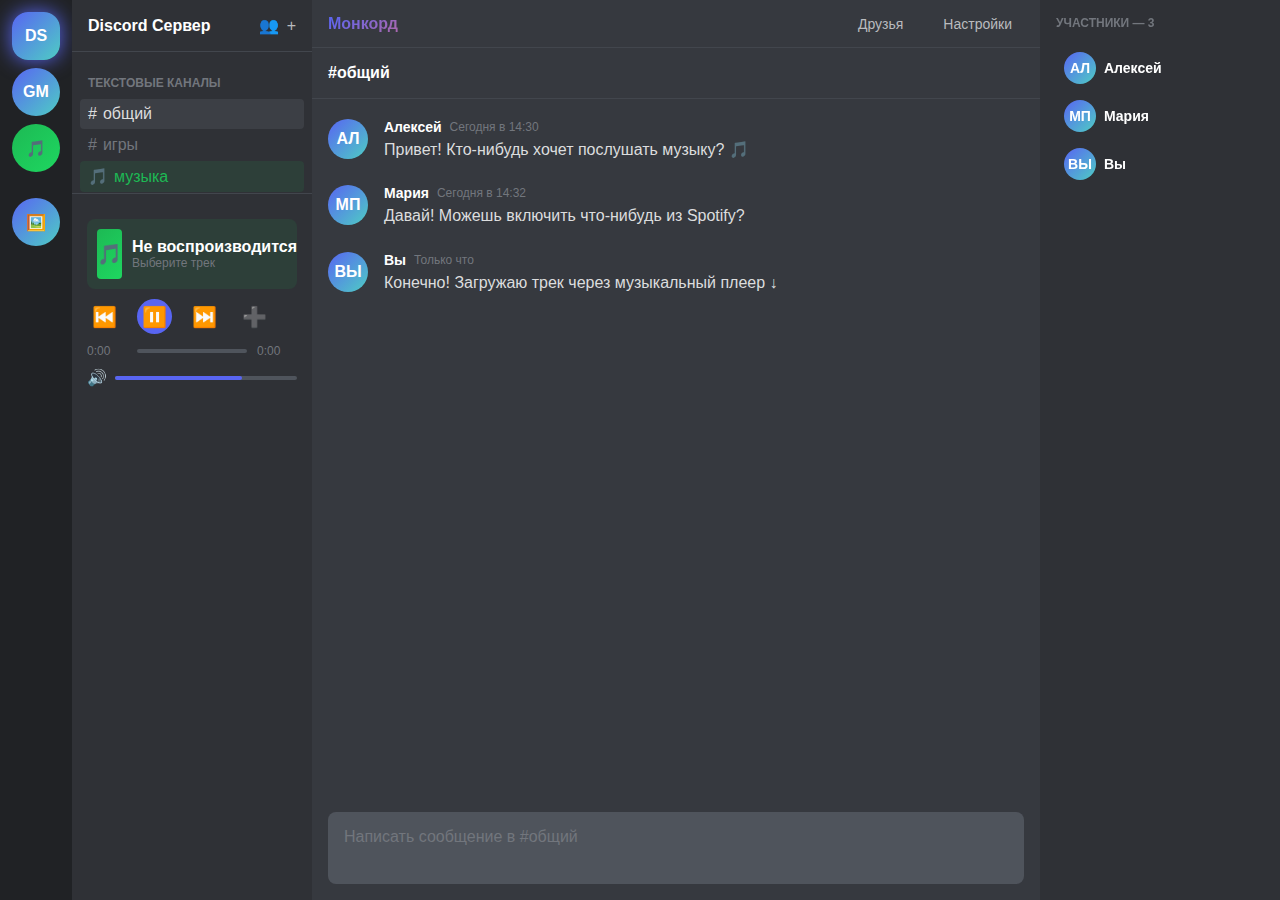
<file: index.html>
<!DOCTYPE html>
<html lang="ru">
<head>
    <meta charset="UTF-8">
    <meta name="viewport" content="width=device-width, initial-scale=1.0">
    <title>Монкорд</title>
    <style>
        :root {
            /* Стандартная тема Discord */
            --primary-color: #5865f2;
            --primary-hover: #4752c4;
            --success-color: #3ba55c;
            --danger-color: #ed4245;
            --warning-color: #faa81a;
            
            --background-primary: #36393f;
            --background-secondary: #2f3136;
            --background-tertiary: #202225;
            --background-accent: #4f545c;
            
            --text-normal: #dcddde;
            --text-muted: #72767d;
            --text-positive: #3ba55c;
            --text-warning: #faa81a;
            --text-danger: #ed4245;
            --header-primary: #ffffff;
            --header-secondary: #b9bbbe;
            
            --interactive-normal: #b9bbbe;
            --interactive-hover: #dcddde;
            --interactive-active: #ffffff;
            --interactive-muted: #4f545c;
            
            --border-color: #42464d;
            
            /* Nitro темы */
            --header-gradient: linear-gradient(135deg, var(--primary-color), #ff6b6b);
            --server-gradient: linear-gradient(135deg, var(--primary-color), #4ecdc4);
            --message-gradient: linear-gradient(135deg, rgba(88, 101, 242, 0.1), transparent);
            --background-image: none;
            --background-blur: 0px;
            --background-brightness: 100%;
            --background-size: cover;
        }

        /* Cosmic тема */
        [data-theme="cosmic"] {
            --primary-color: #9b59b6;
            --primary-hover: #8e44ad;
            --background-primary: #1a1a2e;
            --background-secondary: #16213e;
            --background-tertiary: #0f3460;
            --text-normal: #e0e0e0;
            --text-muted: #8b9dc3;
            
            --header-gradient: linear-gradient(135deg, #9b59b6, #e74c3c);
            --server-gradient: linear-gradient(135deg, #9b59b6, #3498db);
            --message-gradient: linear-gradient(135deg, rgba(155, 89, 182, 0.15), transparent);
            --background-image: url('data:image/svg+xml,<svg xmlns="http://www.w3.org/2000/svg" width="100" height="100" viewBox="0 0 100 100"><circle cx="20" cy="20" r="2" fill="rgba(155,89,182,0.3)"/><circle cx="60" cy="40" r="1.5" fill="rgba(52,152,219,0.3)"/><circle cx="80" cy="70" r="1" fill="rgba(231,76,60,0.3)"/><circle cx="40" cy="80" r="1.2" fill="rgba(46,204,113,0.3)"/></svg>');
            --background-blur: 2px;
            --background-brightness: 110%;
        }

        * {
            margin: 0;
            padding: 0;
            box-sizing: border-box;
            font-family: 'Whitney', 'Helvetica Neue', Helvetica, Arial, sans-serif;
        }

        body {
            background-color: var(--background-primary);
            color: var(--text-normal);
            height: 100vh;
            display: flex;
            overflow: hidden;
            position: relative;
            transition: all 0.5s ease;
        }

        body::before {
            content: '';
            position: fixed;
            top: 0;
            left: 0;
            right: 0;
            bottom: 0;
            background-image: var(--background-image);
            background-size: var(--background-size);
            background-position: center;
            opacity: 0.4;
            pointer-events: none;
            z-index: -1;
            filter: blur(var(--background-blur)) brightness(var(--background-brightness));
            transition: all 0.5s ease;
        }

        /* Стили для боковой панели серверов */
        .servers-sidebar {
            width: 72px;
            background-color: var(--background-tertiary);
            display: flex;
            flex-direction: column;
            align-items: center;
            padding-top: 12px;
            overflow-y: auto;
        }

        .server-icon {
            width: 48px;
            height: 48px;
            border-radius: 50%;
            background: var(--server-gradient);
            margin-bottom: 8px;
            display: flex;
            align-items: center;
            justify-content: center;
            cursor: pointer;
            transition: all 0.3s ease;
            color: white;
            font-weight: bold;
            position: relative;
            overflow: hidden;
        }

        .server-icon:hover {
            border-radius: 16px;
            transform: scale(1.1);
        }

        .server-icon.active {
            border-radius: 16px;
            box-shadow: 0 0 20px var(--primary-color);
        }

        .music-icon {
            background: linear-gradient(135deg, #1DB954, #1ed760) !important;
        }

        .divider {
            width: 32px;
            height: 2px;
            background-color: var(--background-tertiary);
            margin: 8px 0;
        }

        /* Стили для боковой панели каналов */
        .channels-sidebar {
            width: 240px;
            background-color: var(--background-secondary);
            display: flex;
            flex-direction: column;
        }

        .server-header {
            padding: 16px;
            border-bottom: 1px solid var(--border-color);
            font-weight: bold;
            font-size: 16px;
            display: flex;
            align-items: center;
            justify-content: space-between;
            color: var(--header-primary);
        }

        .server-actions {
            display: flex;
            gap: 8px;
        }

        .server-action {
            background: none;
            border: none;
            color: var(--interactive-normal);
            cursor: pointer;
            font-size: 16px;
            transition: color 0.2s ease;
        }

        .server-action:hover {
            color: var(--interactive-hover);
        }

        .channels-category {
            margin-top: 16px;
            padding: 0 8px;
        }

        .category-header {
            display: flex;
            align-items: center;
            padding: 8px;
            color: var(--text-muted);
            font-size: 12px;
            font-weight: 600;
            text-transform: uppercase;
        }

        .channel {
            display: flex;
            align-items: center;
            padding: 6px 8px;
            margin: 1px 0;
            border-radius: 4px;
            cursor: pointer;
            color: var(--text-muted);
            transition: all 0.2s ease;
        }

        .channel:hover {
            background-color: rgba(79, 84, 92, 0.32);
            color: var(--text-normal);
        }

        .channel.active {
            background-color: rgba(79, 84, 92, 0.4);
            color: var(--text-normal);
        }

        .channel-icon {
            margin-right: 6px;
        }

        /* Музыкальный плеер */
        .music-player {
            background: var(--background-secondary);
            border-top: 1px solid var(--border-color);
            padding: 15px;
            position: relative;
            z-index: 2;
        }

        .player-controls {
            display: flex;
            align-items: center;
            gap: 15px;
            margin-bottom: 10px;
        }

        .control-btn {
            background: none;
            border: none;
            color: var(--interactive-normal);
            cursor: pointer;
            font-size: 20px;
            padding: 5px;
            border-radius: 50%;
            transition: all 0.2s ease;
        }

        .control-btn:hover {
            color: var(--primary-color);
            background: rgba(88, 101, 242, 0.1);
        }

        .control-btn.play-pause {
            background: var(--primary-color);
            color: white;
            width: 35px;
            height: 35px;
        }

        .control-btn.play-pause:hover {
            background: var(--primary-hover);
        }

        .track-info {
            flex: 1;
            min-width: 0;
        }

        .track-title {
            font-weight: 600;
            color: var(--header-primary);
            white-space: nowrap;
            overflow: hidden;
            text-overflow: ellipsis;
        }

        .track-artist {
            font-size: 12px;
            color: var(--text-muted);
            white-space: nowrap;
            overflow: hidden;
            text-overflow: ellipsis;
        }

        .progress-container {
            display: flex;
            align-items: center;
            gap: 10px;
        }

        .progress-time {
            font-size: 12px;
            color: var(--text-muted);
            min-width: 40px;
        }

        .progress-bar {
            flex: 1;
            height: 4px;
            background: var(--background-accent);
            border-radius: 2px;
            cursor: pointer;
            position: relative;
            overflow: hidden;
        }

        .progress {
            position: absolute;
            top: 0;
            left: 0;
            height: 100%;
            background: var(--primary-color);
            border-radius: 2px;
            transition: width 0.1s ease;
        }

        .volume-control {
            display: flex;
            align-items: center;
            gap: 8px;
            margin-top: 10px;
        }

        .volume-icon {
            color: var(--text-muted);
            font-size: 16px;
        }

        .volume-bar {
            flex: 1;
            height: 4px;
            background: var(--background-accent);
            border-radius: 2px;
            cursor: pointer;
            position: relative;
        }

        .volume-level {
            position: absolute;
            top: 0;
            left: 0;
            height: 100%;
            background: var(--primary-color);
            border-radius: 2px;
            width: 70%;
        }

        /* Стили для основной области */
        .messages-area {
            flex: 1;
            display: flex;
            flex-direction: column;
            background-color: var(--background-primary);
            position: relative;
        }

        .messages-area::before {
            content: '';
            position: absolute;
            top: 0;
            left: 0;
            right: 0;
            bottom: 0;
            background: var(--background-image);
            background-size: var(--background-size);
            background-position: center;
            opacity: 0.2;
            pointer-events: none;
            z-index: 0;
        }

        .channel-header {
            padding: 16px;
            border-bottom: 1px solid var(--border-color);
            display: flex;
            align-items: center;
            position: relative;
            z-index: 1;
            background: var(--background-primary);
        }

        .channel-name {
            font-weight: bold;
            font-size: 16px;
            color: var(--header-primary);
        }

        .messages-container {
            flex: 1;
            padding: 16px;
            overflow-y: auto;
            display: flex;
            flex-direction: column;
            position: relative;
            z-index: 1;
        }

        .message {
            margin-bottom: 16px;
            display: flex;
            padding: 4px 0;
            position: relative;
        }

        .message::before {
            content: '';
            position: absolute;
            top: 0;
            left: -16px;
            right: -16px;
            bottom: 0;
            background: var(--message-gradient);
            opacity: 0;
            transition: opacity 0.2s ease;
            border-radius: 4px;
        }

        .message:hover::before {
            opacity: 1;
        }

        .avatar {
            width: 40px;
            height: 40px;
            border-radius: 50%;
            background: var(--server-gradient);
            margin-right: 16px;
            display: flex;
            align-items: center;
            justify-content: center;
            font-weight: bold;
            color: white;
            position: relative;
            z-index: 2;
        }

        .message-content {
            flex: 1;
            position: relative;
            z-index: 2;
        }

        .message-header {
            display: flex;
            align-items: center;
            margin-bottom: 4px;
        }

        .username {
            font-weight: 600;
            margin-right: 8px;
            color: var(--header-primary);
        }

        .timestamp {
            color: var(--text-muted);
            font-size: 12px;
        }

        .message-text {
            line-height: 1.4;
        }

        /* Стили для области ввода сообщения */
        .message-input-container {
            padding: 16px;
            background-color: var(--background-accent);
            margin: 0 16px 16px;
            border-radius: 8px;
            position: relative;
            z-index: 1;
        }

        .message-input {
            width: 100%;
            background-color: transparent;
            border: none;
            color: var(--text-normal);
            font-size: 16px;
            outline: none;
            resize: none;
            max-height: 200px;
        }

        .message-input::placeholder {
            color: var(--text-muted);
        }

        /* Стили для списка пользователей */
        .users-sidebar {
            width: 240px;
            background-color: var(--background-secondary);
            padding: 16px;
            overflow-y: auto;
            position: relative;
        }

        .users-sidebar::before {
            content: '';
            position: absolute;
            top: 0;
            left: 0;
            right: 0;
            bottom: 0;
            background: var(--background-image);
            background-size: var(--background-size);
            background-position: center;
            opacity: 0.1;
            pointer-events: none;
        }

        .users-header {
            color: var(--text-muted);
            font-size: 12px;
            font-weight: 600;
            text-transform: uppercase;
            margin-bottom: 16px;
            position: relative;
            z-index: 1;
        }

        .user {
            display: flex;
            align-items: center;
            padding: 6px 8px;
            margin-bottom: 4px;
            border-radius: 4px;
            position: relative;
            z-index: 1;
            transition: background-color 0.2s ease;
        }

        .user:hover {
            background-color: rgba(79, 84, 92, 0.32);
        }

        .user-avatar {
            width: 32px;
            height: 32px;
            border-radius: 50%;
            background: var(--server-gradient);
            margin-right: 8px;
            display: flex;
            align-items: center;
            justify-content: center;
            font-weight: bold;
            color: white;
            font-size: 14px;
        }

        .username {
            font-size: 14px;
        }

        /* Стили для настроек */
        .settings-panel {
            width: 240px;
            background-color: var(--background-secondary);
            padding: 16px;
            overflow-y: auto;
            display: none;
            position: relative;
        }

        .settings-panel::before {
            content: '';
            position: absolute;
            top: 0;
            left: 0;
            right: 0;
            bottom: 0;
            background: var(--background-image);
            background-size: var(--background-size);
            background-position: center;
            opacity: 0.1;
            pointer-events: none;
        }

        .settings-section {
            margin-bottom: 24px;
            position: relative;
            z-index: 1;
        }

        .settings-title {
            font-size: 16px;
            font-weight: 600;
            margin-bottom: 12px;
            color: var(--header-primary);
        }

        /* Стили для верхней панели навигации */
        .top-nav {
            display: flex;
            align-items: center;
            padding: 0 16px;
            height: 48px;
            background-color: var(--background-primary);
            border-bottom: 1px solid var(--border-color);
            justify-content: space-between;
            position: relative;
            z-index: 1;
        }

        .nav-title {
            font-weight: bold;
            font-size: 16px;
            color: var(--header-primary);
            background: var(--header-gradient);
            -webkit-background-clip: text;
            -webkit-text-fill-color: transparent;
            background-size: 200% 200%;
            animation: gradientShift 3s ease infinite;
        }

        @keyframes gradientShift {
            0% { background-position: 0% 50%; }
            50% { background-position: 100% 50%; }
            100% { background-position: 0% 50%; }
        }

        .nav-buttons {
            display: flex;
            gap: 16px;
        }

        .nav-btn {
            background: none;
            border: none;
            color: var(--interactive-normal);
            cursor: pointer;
            font-size: 14px;
            padding: 8px 12px;
            border-radius: 4px;
            transition: all 0.2s ease;
        }

        .nav-btn:hover {
            background-color: rgba(79, 84, 92, 0.32);
            color: var(--interactive-hover);
        }

        .nav-btn.active {
            background-color: var(--primary-color);
            color: white;
        }

        /* Модальные окна */
        .modal-overlay {
            position: fixed;
            top: 0;
            left: 0;
            right: 0;
            bottom: 0;
            background-color: rgba(0, 0, 0, 0.8);
            display: flex;
            align-items: center;
            justify-content: center;
            z-index: 1000;
        }

        .modal {
            background-color: var(--background-primary);
            border-radius: 8px;
            padding: 24px;
            width: 500px;
            max-width: 90%;
            border: 1px solid var(--border-color);
        }

        .modal-title {
            font-size: 20px;
            font-weight: 600;
            margin-bottom: 16px;
            text-align: center;
            color: var(--header-primary);
        }

        .file-upload-area {
            border: 2px dashed var(--border-color);
            border-radius: 8px;
            padding: 40px 20px;
            text-align: center;
            margin: 20px 0;
            cursor: pointer;
            transition: all 0.3s ease;
        }

        .file-upload-area:hover {
            border-color: var(--primary-color);
            background: rgba(88, 101, 242, 0.05);
        }

        .file-upload-area.dragover {
            border-color: var(--primary-color);
            background: rgba(88, 101, 242, 0.1);
        }

        .upload-icon {
            font-size: 48px;
            margin-bottom: 16px;
            color: var(--text-muted);
        }

        .music-source-tabs {
            display: flex;
            margin-bottom: 20px;
            border-bottom: 1px solid var(--border-color);
        }

        .source-tab {
            padding: 10px 20px;
            cursor: pointer;
            border-bottom: 2px solid transparent;
            transition: all 0.3s ease;
        }

        .source-tab.active {
            border-bottom-color: var(--primary-color);
            color: var(--primary-color);
        }

        .source-content {
            display: none;
        }

        .source-content.active {
            display: block;
        }

        .url-input {
            width: 100%;
            padding: 12px;
            border: 1px solid var(--border-color);
            border-radius: 4px;
            background: var(--background-secondary);
            color: var(--text-normal);
            margin-bottom: 15px;
        }

        .btn {
            background: var(--primary-color);
            color: white;
            border: none;
            padding: 12px 24px;
            border-radius: 4px;
            cursor: pointer;
            font-weight: 600;
            transition: background-color 0.2s ease;
        }

        .btn:hover {
            background: var(--primary-hover);
        }

        .btn-secondary {
            background: var(--background-accent);
            color: var(--text-normal);
        }

        .btn-secondary:hover {
            background: var(--text-muted);
        }

        .hidden {
            display: none !important;
        }

        /* Стили для музыкального сервера */
        .music-server {
            background: linear-gradient(135deg, #1DB954, #1ed760) !important;
        }

        .music-channel {
            background: rgba(29, 185, 84, 0.1) !important;
            color: #1DB954 !important;
        }

        .music-channel.active {
            background: rgba(29, 185, 84, 0.2) !important;
        }

        .now-playing {
            display: flex;
            align-items: center;
            gap: 10px;
            padding: 10px;
            background: rgba(29, 185, 84, 0.1);
            border-radius: 8px;
            margin: 10px 0;
        }

        .now-playing-cover {
            width: 50px;
            height: 50px;
            border-radius: 4px;
            background: linear-gradient(135deg, #1DB954, #1ed760);
            display: flex;
            align-items: center;
            justify-content: center;
            color: white;
            font-size: 20px;
        }

        .now-playing-info {
            flex: 1;
        }
    </style>
</head>
<body data-theme="default">
    <!-- Модальное окно загрузки обоев -->
    <div class="modal-overlay hidden" id="wallpaper-modal">
        <div class="modal">
            <div class="modal-title">🖼️ Загрузка обоев</div>
            <div class="file-upload-area" id="wallpaper-upload">
                <div class="upload-icon">📁</div>
                <div>Перетащите сюда файл обоев или кликните для выбора</div>
                <div style="font-size: 12px; color: var(--text-muted); margin-top: 8px;">
                    Поддерживаются: JPG, PNG, GIF, SVG
                </div>
            </div>
            <input type="file" id="wallpaper-file" accept="image/*" style="display: none;">
            <div style="text-align: center; margin-top: 20px;">
                <button class="btn" onclick="document.getElementById('wallpaper-modal').classList.add('hidden')">
                    Закрыть
                </button>
            </div>
        </div>
    </div>

    <!-- Модальное окно музыкального плеера -->
    <div class="modal-overlay hidden" id="music-modal">
        <div class="modal">
            <div class="modal-title">🎵 Добавить музыку</div>
            
            <div class="music-source-tabs">
                <div class="source-tab active" onclick="showMusicSource('file')">Файл</div>
                <div class="source-tab" onclick="showMusicSource('youtube')">YouTube</div>
                <div class="source-tab" onclick="showMusicSource('spotify')">Spotify</div>
                <div class="source-tab" onclick="showMusicSource('yandex')">Яндекс</div>
            </div>

            <div class="source-content active" id="file-source">
                <div class="file-upload-area" id="music-upload">
                    <div class="upload-icon">🎵</div>
                    <div>Перетащите сюда аудиофайл или кликните для выбора</div>
                    <div style="font-size: 12px; color: var(--text-muted); margin-top: 8px;">
                        Поддерживаются: MP3, WAV, OGG
                    </div>
                </div>
                <input type="file" id="music-file" accept="audio/*" style="display: none;">
            </div>

            <div class="source-content" id="youtube-source">
                <input type="text" class="url-input" id="youtube-url" placeholder="https://www.youtube.com/watch?v=...">
                <div style="text-align: center;">
                    <button class="btn" onclick="loadYouTubeMusic()">Загрузить</button>
                </div>
            </div>

            <div class="source-content" id="spotify-source">
                <input type="text" class="url-input" id="spotify-url" placeholder="https://open.spotify.com/track/...">
                <div style="text-align: center;">
                    <button class="btn" onclick="loadSpotifyMusic()">Загрузить</button>
                </div>
            </div>

            <div class="source-content" id="yandex-source">
                <input type="text" class="url-input" id="yandex-url" placeholder="https://music.yandex.ru/album/.../track/...">
                <div style="text-align: center;">
                    <button class="btn" onclick="loadYandexMusic()">Загрузить</button>
                </div>
            </div>

            <div style="display: flex; gap: 10px; justify-content: center; margin-top: 20px;">
                <button class="btn" onclick="document.getElementById('music-modal').classList.add('hidden')">
                    Закрыть
                </button>
            </div>
        </div>
    </div>

    <!-- Основной интерфейс Монкорда -->
    <div class="servers-sidebar" id="servers-sidebar">
        <div class="server-icon active">DS</div>
        <div class="server-icon">GM</div>
        <div class="server-icon music-icon">🎵</div>
        <div class="divider"></div>
        <div class="server-icon" onclick="document.getElementById('wallpaper-modal').classList.remove('hidden')">🖼️</div>
    </div>

    <div class="channels-sidebar" id="channels-sidebar">
        <div class="server-header">
            <span id="server-name">Discord Сервер</span>
            <div class="server-actions">
                <button class="server-action">👥</button>
                <button class="server-action">+</button>
            </div>
        </div>
        
        <div class="channels-category">
            <div class="category-header">
                <span>ТЕКСТОВЫЕ КАНАЛЫ</span>
            </div>
            <div class="channel active">
                <span class="channel-icon">#</span>
                <span>общий</span>
            </div>
            <div class="channel">
                <span class="channel-icon">#</span>
                <span>игры</span>
            </div>
            <div class="channel music-channel">
                <span class="channel-icon">🎵</span>
                <span>музыка</span>
            </div>
        </div>
        
        <!-- Музыкальный плеер -->
        <div class="music-player">
            <div class="now-playing">
                <div class="now-playing-cover">🎵</div>
                <div class="now-playing-info">
                    <div class="track-title" id="current-track">Не воспроизводится</div>
                    <div class="track-artist" id="current-artist">Выберите трек</div>
                </div>
            </div>
            
            <div class="player-controls">
                <button class="control-btn" onclick="previousTrack()">⏮️</button>
                <button class="control-btn play-pause" onclick="togglePlay()" id="play-btn">▶️</button>
                <button class="control-btn" onclick="nextTrack()">⏭️</button>
                <button class="control-btn" onclick="document.getElementById('music-modal').classList.remove('hidden')">➕</button>
            </div>
            
            <div class="progress-container">
                <span class="progress-time" id="current-time">0:00</span>
                <div class="progress-bar" onclick="seek(event)">
                    <div class="progress" id="progress"></div>
                </div>
                <span class="progress-time" id="duration">0:00</span>
            </div>
            
            <div class="volume-control">
                <span class="volume-icon">🔊</span>
                <div class="volume-bar" onclick="setVolume(event)">
                    <div class="volume-level" id="volume-level"></div>
                </div>
            </div>
        </div>
    </div>

    <div class="main-area" style="flex: 1; display: flex; flex-direction: column;">
        <div class="top-nav">
            <div class="nav-title">Монкорд</div>
            <div class="nav-buttons">
                <button class="nav-btn" onclick="togglePanel('friends')">Друзья</button>
                <button class="nav-btn" onclick="togglePanel('settings')">Настройки</button>
            </div>
        </div>

        <div class="messages-area">
            <div class="channel-header">
                <span class="channel-name" id="channel-name">#общий</span>
            </div>
            
            <div class="messages-container">
                <div class="message">
                    <div class="avatar">АЛ</div>
                    <div class="message-content">
                        <div class="message-header">
                            <span class="username">Алексей</span>
                            <span class="timestamp">Сегодня в 14:30</span>
                        </div>
                        <div class="message-text">Привет! Кто-нибудь хочет послушать музыку? 🎵</div>
                    </div>
                </div>
                <div class="message">
                    <div class="avatar">МП</div>
                    <div class="message-content">
                        <div class="message-header">
                            <span class="username">Мария</span>
                            <span class="timestamp">Сегодня в 14:32</span>
                        </div>
                        <div class="message-text">Давай! Можешь включить что-нибудь из Spotify?</div>
                    </div>
                </div>
                <div class="message">
                    <div class="avatar">ВЫ</div>
                    <div class="message-content">
                        <div class="message-header">
                            <span class="username">Вы</span>
                            <span class="timestamp">Только что</span>
                        </div>
                        <div class="message-text">Конечно! Загружаю трек через музыкальный плеер ↓</div>
                    </div>
                </div>
            </div>
            
            <div class="message-input-container">
                <textarea class="message-input" placeholder="Написать сообщение в #общий"></textarea>
            </div>
        </div>
    </div>

    <div class="users-sidebar" id="users-sidebar">
        <div class="users-header">УЧАСТНИКИ — 3</div>
        <div class="user">
            <div class="user-avatar">АЛ</div>
            <span class="username">Алексей</span>
        </div>
        <div class="user">
            <div class="user-avatar">МП</div>
            <span class="username">Мария</span>
        </div>
        <div class="user">
            <div class="user-avatar">ВЫ</div>
            <span class="username">Вы</span>
        </div>
    </div>

    <div class="settings-panel" id="settings-panel">
        <div class="settings-section">
            <div class="settings-title">Обои</div>
            <button class="btn" style="width: 100%;" onclick="document.getElementById('wallpaper-modal').classList.remove('hidden')">
                Загрузить обои
            </button>
        </div>
        <div class="settings-section">
            <div class="settings-title">Музыка</div>
            <button class="btn" style="width: 100%;" onclick="document.getElementById('music-modal').classList.remove('hidden')">
                Добавить музыку
            </button>
        </div>
    </div>

    <!-- Аудио элемент -->
    <audio id="audio-player" style="display: none;"></audio>

    <script>
        // Музыкальный плеер
        const audioPlayer = document.getElementById('audio-player');
        const playBtn = document.getElementById('play-btn');
        const progress = document.getElementById('progress');
        const currentTimeEl = document.getElementById('current-time');
        const durationEl = document.getElementById('duration');
        const volumeLevel = document.getElementById('volume-level');
        const currentTrack = document.getElementById('current-track');
        const currentArtist = document.getElementById('current-artist');

        let isPlaying = false;
        let currentTrackIndex = 0;
        let playlist = [];

        // Загрузка обоев
        document.getElementById('wallpaper-upload').addEventListener('click', () => {
            document.getElementById('wallpaper-file').click();
        });

        document.getElementById('wallpaper-file').addEventListener('change', function(e) {
            const file = e.target.files[0];
            if (file) {
                const reader = new FileReader();
                reader.onload = function(e) {
                    document.documentElement.style.setProperty('--background-image', `url("${e.target.result}")`);
                    document.documentElement.style.setProperty('--background-size', 'cover');
                    localStorage.setItem('custom-wallpaper', e.target.result);
                };
                reader.readAsDataURL(file);
            }
        });

        // Загрузка музыки
        document.getElementById('music-upload').addEventListener('click', () => {
            document.getElementById('music-file').click();
        });

        document.getElementById('music-file').addEventListener('change', function(e) {
            const file = e.target.files[0];
            if (file) {
                const url = URL.createObjectURL(file);
                addToPlaylist(file.name, 'Локальный файл', url);
                document.getElementById('music-modal').classList.add('hidden');
            }
        });

        function showMusicSource(source) {
            document.querySelectorAll('.source-tab').forEach(tab => tab.classList.remove('active'));
            document.querySelectorAll('.source-content').forEach(content => content.classList.remove('active'));
            
            document.querySelector(`.source-tab[onclick="showMusicSource('${source}')"]`).classList.add('active');
            document.getElementById(`${source}-source`).classList.add('active');
        }

        function loadYouTubeMusic() {
            const url = document.getElementById('youtube-url').value;
            if (url) {
                // В реальном приложении здесь будет интеграция с YouTube API
                addToPlaylist('YouTube трек', 'YouTube', url);
                document.getElementById('music-modal').classList.add('hidden');
                alert('YouTube интеграция в разработке. В реальном приложении здесь будет загрузка трека.');
            }
        }

        function loadSpotifyMusic() {
            const url = document.getElementById('spotify-url').value;
            if (url) {
                addToPlaylist('Spotify трек', 'Spotify', url);
                document.getElementById('music-modal').classList.add('hidden');
                alert('Spotify интеграция в разработке. В реальном приложении здесь будет загрузка трека.');
            }
        }

        function loadYandexMusic() {
            const url = document.getElementById('yandex-url').value;
            if (url) {
                addToPlaylist('Яндекс Музыка', 'Яндекс', url);
                document.getElementById('music-modal').classList.add('hidden');
                alert('Яндекс.Музыка интеграция в разработке. В реальном приложении здесь будет загрузка трека.');
            }
        }

        function addToPlaylist(title, artist, url) {
            playlist.push({ title, artist, url });
            if (playlist.length === 1) {
                playTrack(0);
            }
        }

        function playTrack(index) {
            if (playlist[index]) {
                currentTrackIndex = index;
                const track = playlist[index];
                audioPlayer.src = track.url;
                currentTrack.textContent = track.title;
                currentArtist.textContent = track.artist;
                playTrack();
            }
        }

        function togglePlay() {
            if (isPlaying) {
                pauseTrack();
            } else {
                playTrack();
            }
        }

        function playTrack() {
            audioPlayer.play();
            isPlaying = true;
            playBtn.textContent = '⏸️';
        }

        function pauseTrack() {
            audioPlayer.pause();
            isPlaying = false;
            playBtn.textContent = '▶️';
        }

        function previousTrack() {
            currentTrackIndex = (currentTrackIndex - 1 + playlist.length) % playlist.length;
            playTrack(currentTrackIndex);
        }

        function nextTrack() {
            currentTrackIndex = (currentTrackIndex + 1) % playlist.length;
            playTrack(currentTrackIndex);
        }

        function seek(event) {
            const progressBar = event.currentTarget;
            const clickPosition = event.offsetX;
            const progressBarWidth = progressBar.clientWidth;
            const percentage = clickPosition / progressBarWidth;
            audioPlayer.currentTime = percentage * audioPlayer.duration;
        }

        function setVolume(event) {
            const volumeBar = event.currentTarget;
            const clickPosition = event.offsetX;
            const volumeBarWidth = volumeBar.clientWidth;
            const volume = clickPosition / volumeBarWidth;
            audioPlayer.volume = volume;
            volumeLevel.style.width = `${volume * 100}%`;
        }

        // Обновление прогресса
        audioPlayer.addEventListener('timeupdate', () => {
            const currentTime = audioPlayer.currentTime;
            const duration = audioPlayer.duration;
            
            if (duration) {
                const progressPercent = (currentTime / duration) * 100;
                progress.style.width = `${progressPercent}%`;
                
                currentTimeEl.textContent = formatTime(currentTime);
                durationEl.textContent = formatTime(duration);
            }
        });

        audioPlayer.addEventListener('ended', nextTrack);

        function formatTime(seconds) {
            const min = Math.floor(seconds / 60);
            const sec = Math.floor(seconds % 60);
            return `${min}:${sec.toString().padStart(2, '0')}`;
        }

        // Drag and drop для обоев
        const wallpaperUpload = document.getElementById('wallpaper-upload');
        ['dragenter', 'dragover', 'dragleave', 'drop'].forEach(eventName => {
            wallpaperUpload.addEventListener(eventName, preventDefaults, false);
        });

        function preventDefaults(e) {
            e.preventDefault();
            e.stopPropagation();
        }

        ['dragenter', 'dragover'].forEach(eventName => {
            wallpaperUpload.addEventListener(eventName, () => wallpaperUpload.classList.add('dragover'), false);
        });

        ['dragleave', 'drop'].forEach(eventName => {
            wallpaperUpload.addEventListener(eventName, () => wallpaperUpload.classList.remove('dragover'), false);
        });

        wallpaperUpload.addEventListener('drop', handleDrop, false);

        function handleDrop(e) {
            const dt = e.dataTransfer;
            const files = dt.files;
            const file = files[0];
            
            if (file && file.type.startsWith('image/')) {
                const reader = new FileReader();
                reader.onload = function(e) {
                    document.documentElement.style.setProperty('--background-image', `url("${e.target.result}")`);
                    document.documentElement.style.setProperty('--background-size', 'cover');
                    localStorage.setItem('custom-wallpaper', e.target.result);
                };
                reader.readAsDataURL(file);
            }
        }

        // Управление панелями
        function togglePanel(panel) {
            const panels = ['friends', 'settings'];
            panels.forEach(p => {
                const element = document.getElementById(`${p}-panel`);
                const button = document.querySelector(`.nav-btn[onclick="togglePanel('${p}')"]`);
                if (p === panel) {
                    element.style.display = element.style.display === 'block' ? 'none' : 'block';
                    button.classList.toggle('active', element.style.display === 'block');
                } else {
                    element.style.display = 'none';
                    button.classList.remove('active');
                }
            });
        }

        // Инициализация
        document.addEventListener('DOMContentLoaded', function() {
            // Загрузка сохраненных обоев
            const savedWallpaper = localStorage.getItem('custom-wallpaper');
            if (savedWallpaper) {
                document.documentElement.style.setProperty('--background-image', `url("${savedWallpaper}")`);
                document.documentElement.style.setProperty('--background-size', 'cover');
            }

            // Добавляем демо треки
            addToPlaylist('Демо трек 1', 'Исполнитель', 'https://www.soundhelix.com/examples/mp3/SoundHelix-Song-1.mp3');
            addToPlaylist('Демо трек 2', 'Другой исполнитель', 'https://www.soundhelix.com/examples/mp3/SoundHelix-Song-2.mp3');
        });
    </script>
</body>
</html>
</file>
